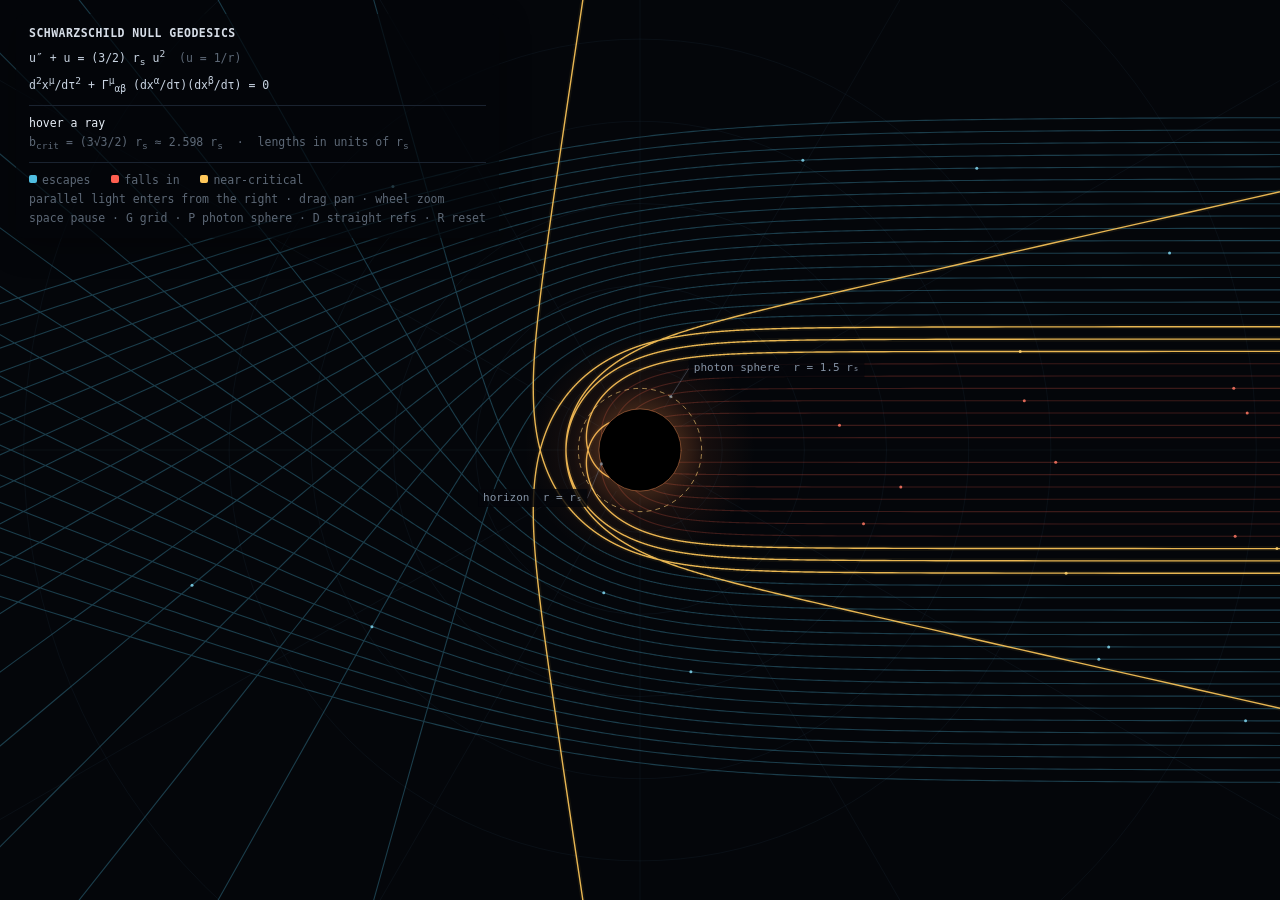
<file: blackhole/index.html>
<!doctype html>
<html lang="en">
<head>
<meta charset="utf-8">
<meta name="viewport" content="width=device-width,initial-scale=1">
<title>Schwarzschild Geodesics</title>
<style>
  html, body { margin: 0; height: 100%; background: #04060a; overflow: hidden; }
  canvas { display: block; touch-action: none; cursor: grab; }
  canvas.dragging { cursor: grabbing; }
  #hud {
    position: fixed; top: 14px; left: 16px; max-width: 660px;
    font: 11.5px/1.65 ui-monospace, SFMono-Regular, Menlo, monospace;
    color: #8b95a5; user-select: none; pointer-events: none;
    background: rgba(4, 6, 10, 0.72);
    padding: 10px 13px; border-radius: 7px;
    box-shadow: 0 8px 30px rgba(0, 0, 0, 0.35);
  }
  #hud .title { color: #d7dee8; font-weight: 600; letter-spacing: .04em; text-transform: uppercase; }
  #hud .eq { color: #c9d4e2; margin-top: 3px; }
  #hud .dim { color: #5d6876; }
  #hud .sep { height: 1px; background: #1a2330; margin: 8px 0; }
  #focus { color: #e6edf6; }
  #focus b { color: #ffd166; font-weight: 600; }
  .sw { display: inline-block; width: 8px; height: 8px; border-radius: 2px; margin-right: 5px; vertical-align: 1px; }
  .sw.cap { background: #ff5f50; }
  .sw.esc { background: #50bee1; }
  .sw.crit { background: #ffc85a; }
</style>
</head>
<body>
<canvas id="c"></canvas>
<div id="hud">
  <div class="title">Schwarzschild null geodesics</div>
  <div class="eq">u&#8243; + u = (3/2)&#8201;r<sub>s</sub>&#8201;u<sup>2</sup> &nbsp;<span class="dim">(u = 1/r)</span></div>
  <div class="eq">d<sup>2</sup>x<sup>&#956;</sup>/d&#964;<sup>2</sup> + &#915;<sup>&#956;</sup><sub>&#945;&#946;</sub>&#8201;(dx<sup>&#945;</sup>/d&#964;)(dx<sup>&#946;</sup>/d&#964;) = 0</div>
  <div class="sep"></div>
  <div id="focus">hover a ray</div>
  <div class="dim">b<sub>crit</sub> = (3&#8730;3/2)&#8201;r<sub>s</sub> &#8776; 2.598&#8201;r<sub>s</sub> &nbsp;&#183;&nbsp; lengths in units of r<sub>s</sub></div>
  <div class="sep"></div>
  <div class="dim">
    <span class="sw esc"></span>escapes &nbsp; <span class="sw cap"></span>falls in &nbsp; <span class="sw crit"></span>near-critical<br>
    parallel light enters from the right &#183; drag pan &#183; wheel zoom<br>space pause &#183; G grid &#183; P photon sphere &#183; D straight refs &#183; R reset
  </div>
</div>
<script src="geodesic.js"></script>
<script src="app.js"></script>
</body>
</html>
</file>
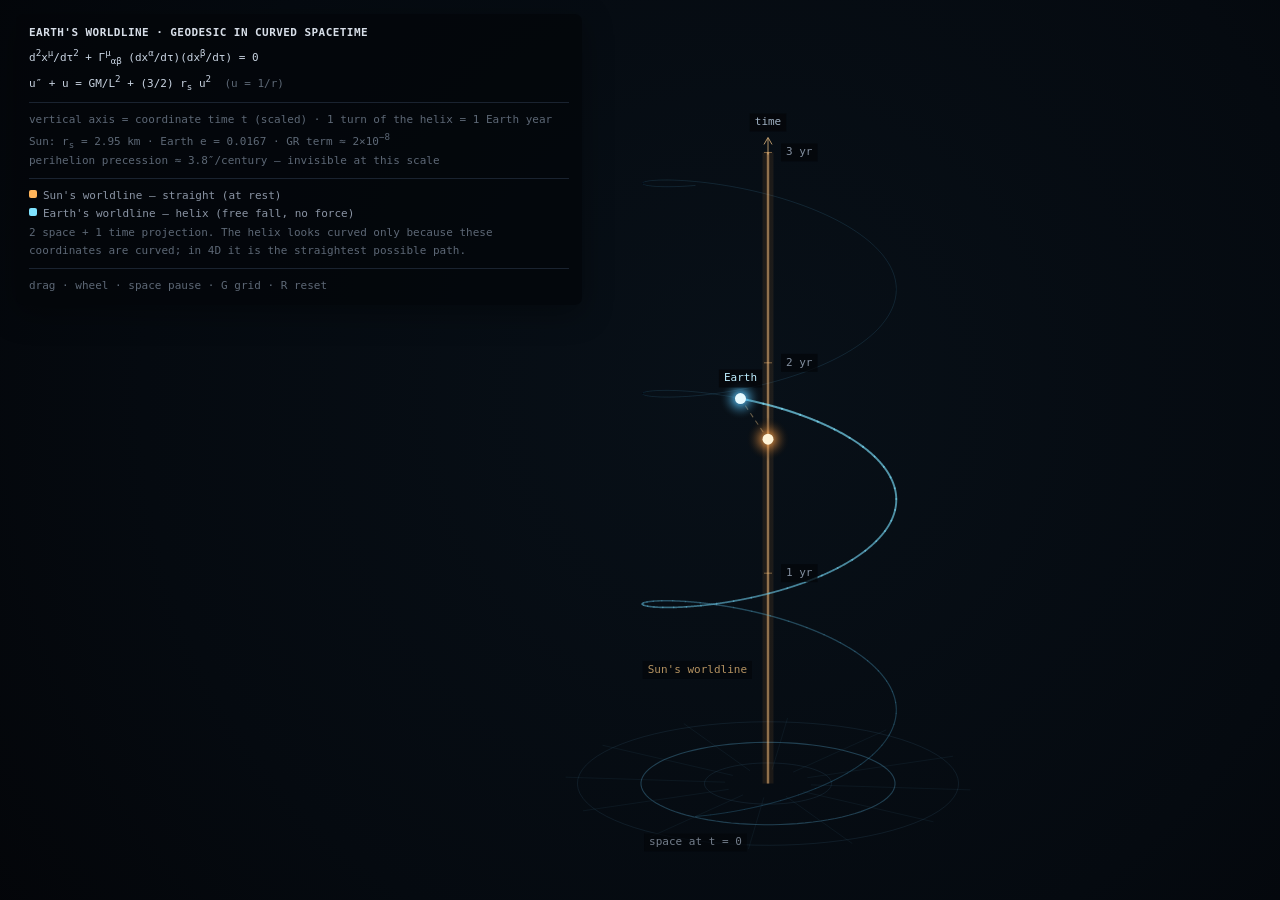
<file: earth/index.html>
<!doctype html>
<html lang="en">
<head>
<meta charset="utf-8">
<meta name="viewport" content="width=device-width,initial-scale=1">
<title>Earth's Geodesic</title>
<style>
  html, body { margin: 0; height: 100%; background: #030407; overflow: hidden; }
  canvas { display: block; touch-action: none; cursor: grab; }
  canvas.dragging { cursor: grabbing; }
  #hud {
    position: fixed; top: 14px; left: 16px; max-width: 540px;
    font: 11px/1.65 ui-monospace, SFMono-Regular, Menlo, monospace;
    color: #8b95a5; user-select: none; pointer-events: none;
    background: rgba(4, 6, 10, 0.74);
    padding: 10px 13px; border-radius: 7px;
    box-shadow: 0 8px 30px rgba(0, 0, 0, 0.35);
  }
  #hud .title { color: #d7dee8; font-weight: 600; letter-spacing: .04em; text-transform: uppercase; }
  #hud .eq { color: #c9d4e2; margin-top: 3px; }
  #hud .dim { color: #5d6876; }
  #hud .sep { height: 1px; background: #1a2330; margin: 8px 0; }
  #hud b { color: #ffd166; font-weight: 600; }
  .sw { display: inline-block; width: 8px; height: 8px; border-radius: 2px; margin-right: 6px; vertical-align: 1px; }
  .sw.sun { background: #ffb45a; }
  .sw.earth { background: #7fe3ff; }
</style>
</head>
<body>
<canvas id="c"></canvas>
<div id="hud">
  <div class="title">Earth's worldline &middot; geodesic in curved spacetime</div>
  <div class="eq">d<sup>2</sup>x<sup>&#956;</sup>/d&#964;<sup>2</sup> + &#915;<sup>&#956;</sup><sub>&#945;&#946;</sub>&#8201;(dx<sup>&#945;</sup>/d&#964;)(dx<sup>&#946;</sup>/d&#964;) = 0</div>
  <div class="eq">u&#8243; + u = GM/L<sup>2</sup> + (3/2)&#8201;r<sub>s</sub>&#8201;u<sup>2</sup> &nbsp;<span class="dim">(u = 1/r)</span></div>
  <div class="sep"></div>
  <div class="dim">vertical axis = coordinate time t (scaled) &middot; 1 turn of the helix = 1 Earth year</div>
  <div class="dim">Sun: r<sub>s</sub> = 2.95 km &middot; Earth e = 0.0167 &middot; GR term &asymp; 2&times;10<sup>&minus;8</sup></div>
  <div class="dim">perihelion precession &asymp; 3.8&#8243;/century &mdash; invisible at this scale</div>
  <div class="sep"></div>
  <div><span class="sw sun"></span>Sun's worldline &mdash; straight (at rest)</div>
  <div><span class="sw earth"></span>Earth's worldline &mdash; helix (free fall, no force)</div>
  <div class="dim">2 space + 1 time projection. The helix looks curved only because these coordinates are curved; in 4D it is the straightest possible path.</div>
  <div class="sep"></div>
  <div class="dim">drag &middot; wheel &middot; space pause &middot; G grid &middot; R reset</div>
</div>
<script src="orbit.js"></script>
<script src="app.js"></script>
</body>
</html>
</file>
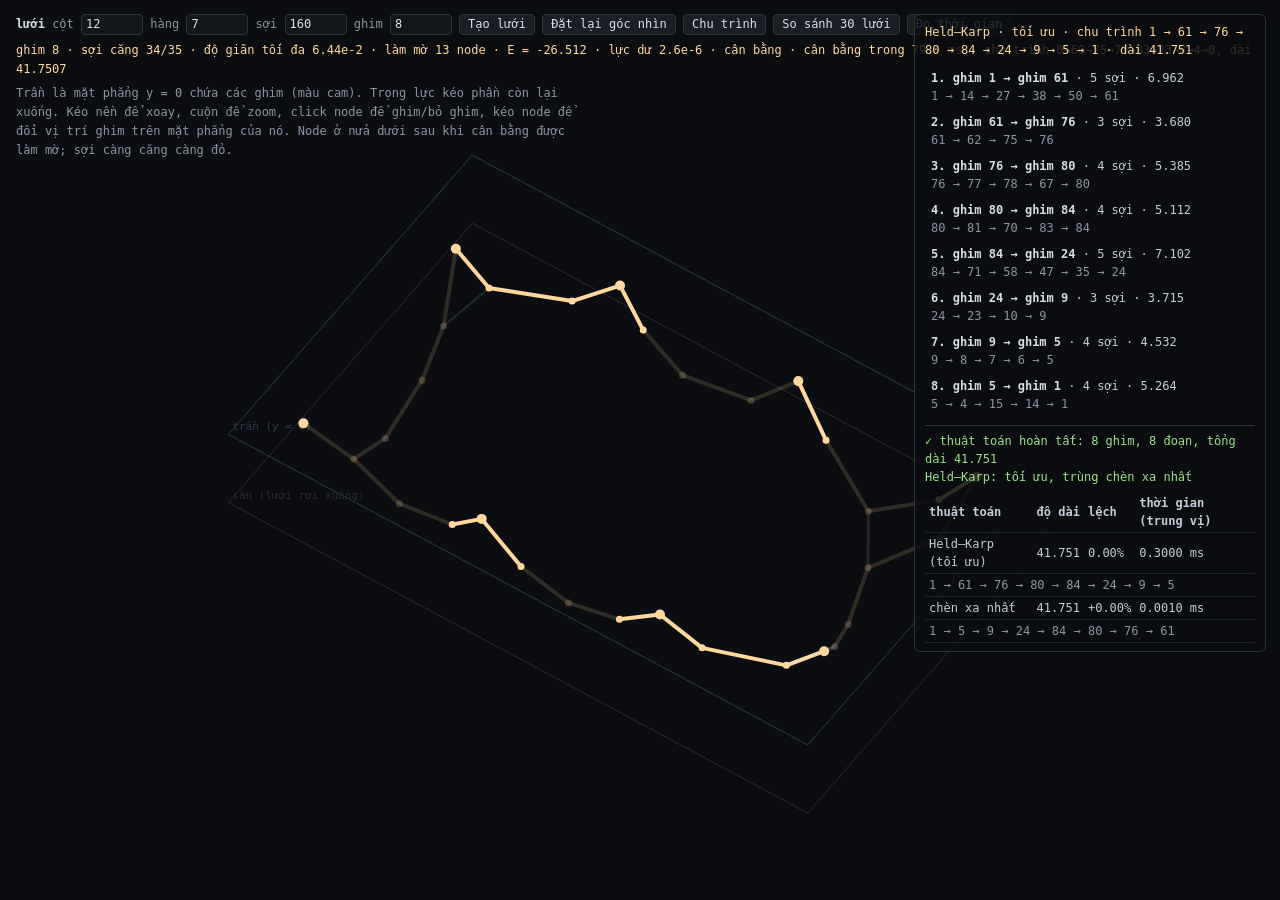
<file: tension-net/index.html>
<!doctype html>
<html lang="vi">
<head>
<meta charset="utf-8">
<meta name="viewport" content="width=device-width,initial-scale=1">
<title>Tension Net 3D</title>
<style>
  html, body { margin: 0; height: 100%; background: #0b0d10; overflow: hidden; }
  canvas { display: block; touch-action: none; cursor: grab; }
  canvas.dragging { cursor: grabbing; }
  #hud {
    position: fixed; top: 14px; left: 16px;
    font: 12px/1.6 ui-monospace, SFMono-Regular, Menlo, monospace;
    color: #8b95a5; user-select: none;
  }
  #hud b { color: #d7dee8; font-weight: 600; }
  #hud input {
    font: inherit; width: 52px; color: #d7dee8; background: #12161b;
    border: 1px solid #2c343f; border-radius: 4px; padding: 0 4px;
  }
  #hud button {
    font: inherit; color: #d7dee8; background: #1a1f26;
    border: 1px solid #2c343f; border-radius: 4px; padding: 0 8px; cursor: pointer;
  }
  #row { margin-top: 6px; }
  #info { color: #ffd79f; margin-top: 6px; }
  #hint { color: #8b95a5; margin-top: 4px; max-width: 560px; white-space: normal; }
  #tourlist {
    position: fixed; top: 14px; right: 14px; width: 330px; max-height: 80vh; overflow: auto;
    font: 12px/1.5 ui-monospace, SFMono-Regular, Menlo, monospace; color: #c3ccd8;
    background: rgba(11,13,16,0.85); border: 1px solid #2c343f; border-radius: 6px; padding: 8px 10px;
  }
  #tourlist:empty { display: none; }
  #tourlist .head { color: #ffd79f; margin-bottom: 6px; }
  #tourlist .seg { padding: 4px 6px; border-radius: 4px; cursor: default; }
  #tourlist .seg:hover { background: #1f2630; color: #ffffff; }
  #tourlist .nodes { color: #8b95a5; word-break: break-word; }
  #cmpbox {
    position: fixed; bottom: 14px; right: 14px; width: 330px; max-height: 40vh; overflow: auto;
    font: 12px/1.5 ui-monospace, SFMono-Regular, Menlo, monospace; color: #c3ccd8;
    background: rgba(11,13,16,0.85); border: 1px solid #2c343f; border-radius: 6px; padding: 8px 10px;
  }
  #cmpbox:empty { display: none; }
  #cmpbox .head { color: #ffd79f; margin-bottom: 6px; }
  table.cmp { width: 100%; border-collapse: collapse; margin-top: 6px; }
  table.cmp th, table.cmp td { text-align: left; padding: 2px 4px; border-bottom: 1px solid #1f2630; }
  table.cmp td.ord { color: #8b95a5; word-break: break-word; }
  #tourlist .done { margin-top: 8px; padding-top: 6px; border-top: 1px solid #2c343f; color: #9be38a; }
</style>
</head>
<body>
<canvas id="c"></canvas>
<div id="hud">
  <div><b>lưới</b> cột <input id="cols" type="number" min="2" max="30" value="12">
    hàng <input id="rows" type="number" min="2" max="30" value="7">
    sợi <input id="m" type="number" min="1" max="600" value="160">
    ghim <input id="p" type="number" min="2" max="64" value="8">
    <button id="gen">Tạo lưới</button>
    <button id="view">Đặt lại góc nhìn</button>
    <button id="tour">Chu trình</button>
    <button id="cmp">So sánh 30 lưới</button>
    <button id="timing">Đo thời gian</button></div>
  <div id="info"></div>
  <div id="tourlist"></div>
  <div id="cmpbox"></div>
<div id="hint">Trần là mặt phẳng y = 0 chứa các ghim (màu cam). Trọng lực kéo phần còn lại xuống.
    Kéo nền để xoay, cuộn để zoom, click node để ghim/bỏ ghim, kéo node để đổi vị trí ghim trên mặt phẳng của nó.
    Node ở nửa dưới sau khi cân bằng được làm mờ; sợi càng căng càng đỏ.</div>
</div>
<script src="core.js"></script>
<script src="app.js"></script>
</body>
</html>
</file>
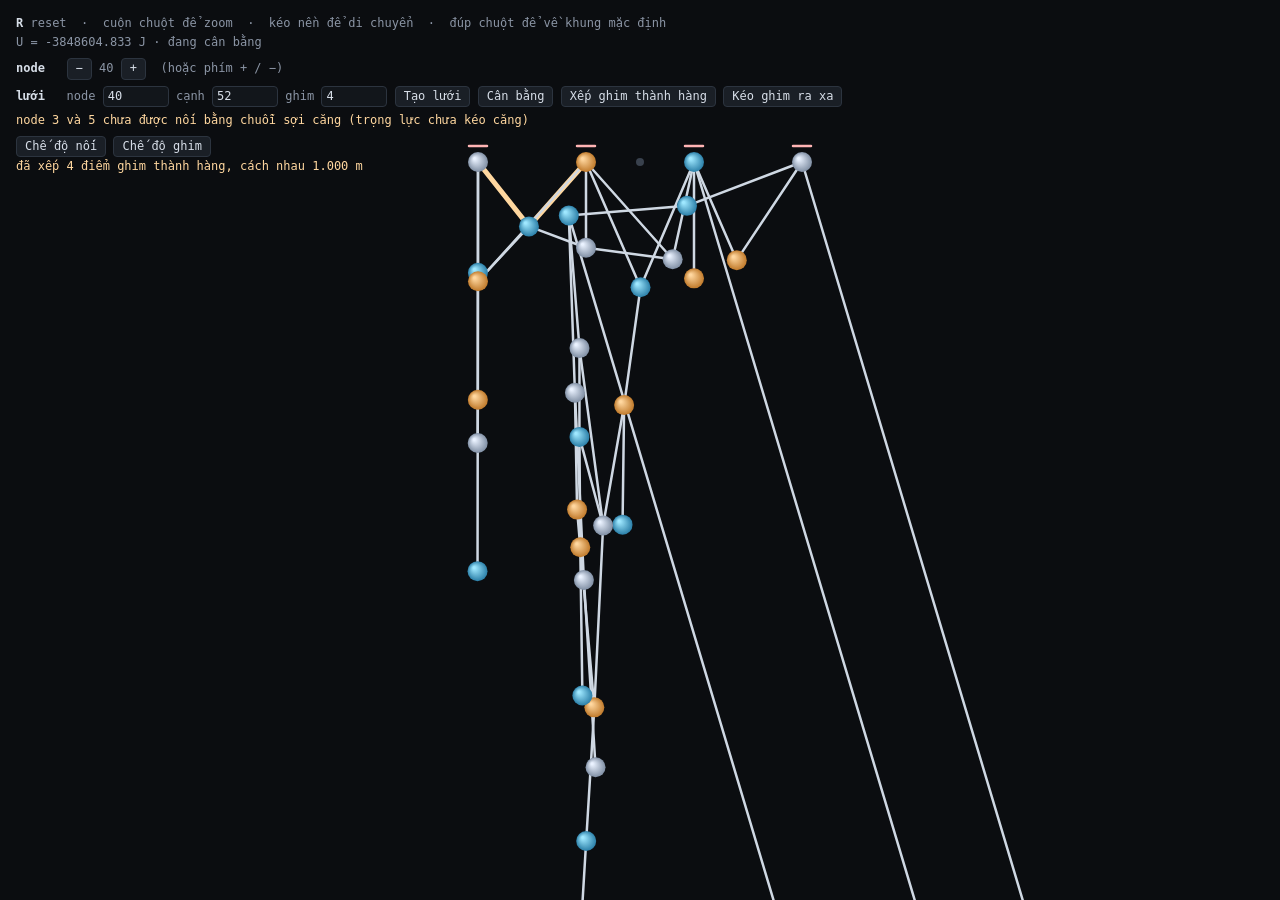
<file: tripple/index.html>
<!doctype html>
<html lang="en">
<head>
<meta charset="utf-8">
<meta name="viewport" content="width=device-width,initial-scale=1">
<title>Triple Pendulum</title>
<style>
  html, body { margin: 0; height: 100%; background: #0b0d10; overflow: hidden; }
  canvas { display: block; touch-action: none; cursor: grab; }
  canvas.dragging { cursor: grabbing; }
  #hud {
    position: fixed; top: 14px; left: 16px;
    font: 12px/1.6 ui-monospace, SFMono-Regular, Menlo, monospace;
    color: #8b95a5; user-select: none; pointer-events: none;
  }
  #hud b { color: #d7dee8; font-weight: 600; }
  #links-row { margin-top: 6px; pointer-events: auto; }
  #links-row button {
    font: inherit; color: #d7dee8; background: #1a1f26;
    border: 1px solid #2c343f; border-radius: 4px;
    padding: 0 8px; cursor: pointer;
  }
  #links-row button:disabled { opacity: 0.4; cursor: default; }
  #net-row { margin-top: 6px; pointer-events: auto; }
  #net-row input {
    font: inherit; width: 56px; color: #d7dee8; background: #12161b;
    border: 1px solid #2c343f; border-radius: 4px; padding: 0 4px;
  }
  #net-row button {
    font: inherit; color: #d7dee8; background: #1a1f26;
    border: 1px solid #2c343f; border-radius: 4px;
    padding: 0 8px; cursor: pointer;
  }
  #link-row { margin-top: 6px; pointer-events: auto; }
  #link-row button {
    font: inherit; color: #d7dee8; background: #1a1f26;
    border: 1px solid #2c343f; border-radius: 4px;
    padding: 0 8px; cursor: pointer;
  }
  #link-row button.on { border-color: #5ac8ff; color: #5ac8ff; }
  #link-hint { max-width: 420px; color: #ffd79f; white-space: normal; }
</style>
</head>
<body>
<canvas id="c"></canvas>
<div id="hud">
  <b>R</b> reset &nbsp;·&nbsp; cuộn chuột để zoom &nbsp;·&nbsp; kéo nền để di chuyển &nbsp;·&nbsp; đúp chuột để về khung mặc định<br>
  <span id="energy"></span>
  <div id="links-row">
    <b>node</b> &nbsp;
    <button id="less">−</button>
    <span id="links-val">3</span>
    <button id="more">+</button>
    &nbsp;(hoặc phím + / −)
  </div>
  <div id="net-row">
    <b>lưới</b> &nbsp;
    node <input type="number" id="net-n" min="2" max="200" value="40">
    cạnh <input type="number" id="net-e" min="39" max="200" value="52">
    ghim <input type="number" id="net-p" min="0" max="200" value="4">
    <button id="net">Tạo lưới</button>
    <button id="relax">Cân bằng</button>
    <button id="arrange">Xếp ghim thành hàng</button>
    <button id="spread">Kéo ghim ra xa</button>
  </div>
  <div id="path-info" style="color:#ffd79f;margin-top:4px"></div>
  <div id="link-row">
    <button id="linkmode">Chế độ nối</button>
    <button id="pinmode">Chế độ ghim</button>
  </div>
  <div id="link-hint"></div>
</div>
<script src="app.js"></script>
</body>
</html>
</file>
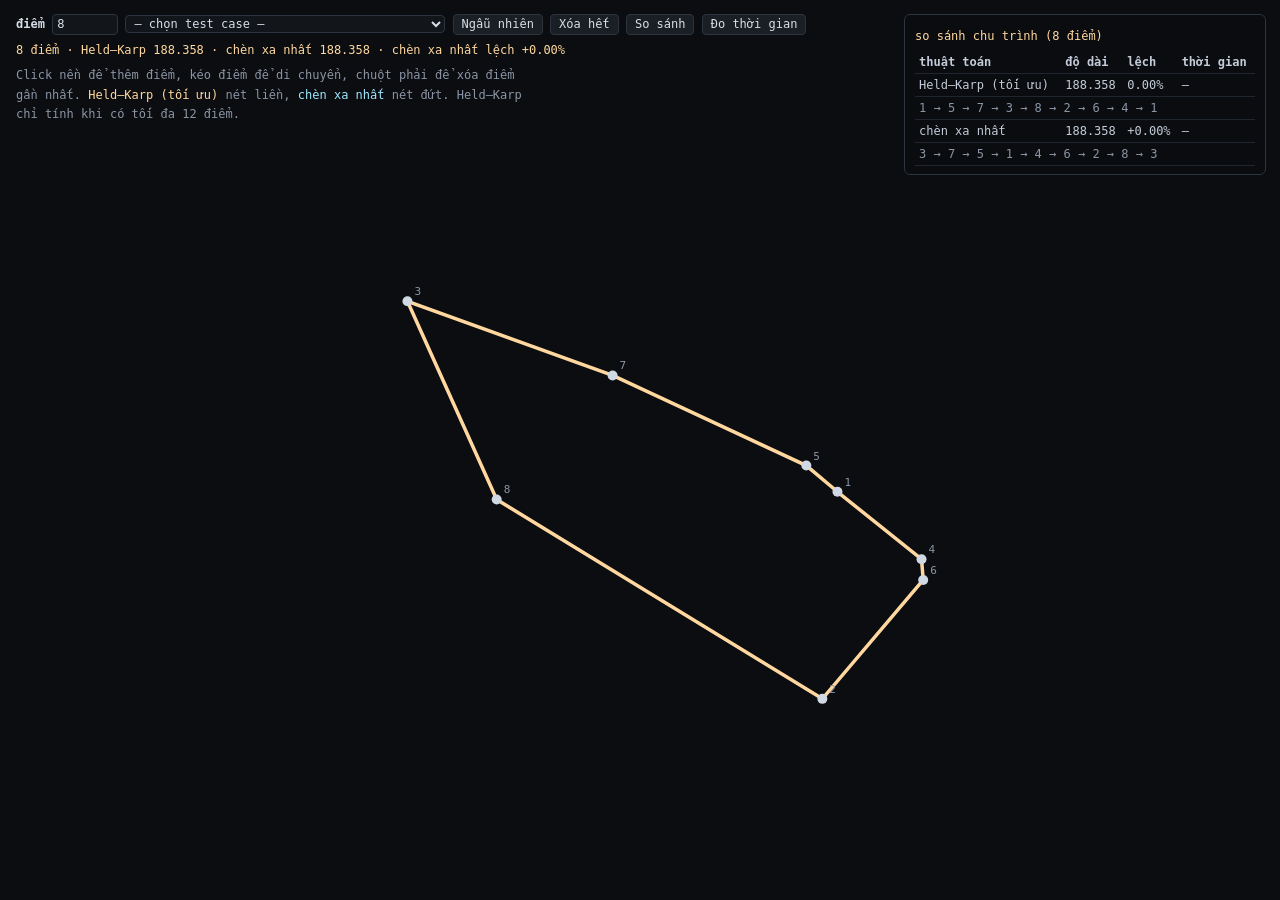
<file: tsp-compare/index.html>
<!doctype html>
<html lang="vi">
<head>
<meta charset="utf-8">
<meta name="viewport" content="width=device-width,initial-scale=1">
<title>TSP: Held–Karp so với chèn xa nhất</title>
<style>
  html, body { margin: 0; height: 100%; background: #0b0d10; overflow: hidden; }
  canvas { display: block; touch-action: none; cursor: crosshair; }
  canvas.dragging { cursor: grabbing; }
  #hud {
    position: fixed; top: 14px; left: 16px;
    font: 12px/1.6 ui-monospace, SFMono-Regular, Menlo, monospace;
    color: #8b95a5; user-select: none;
  }
  #hud b { color: #d7dee8; font-weight: 600; }
  #hud select {
    font: inherit; color: #d7dee8; background: #12161b; border: 1px solid #2c343f; border-radius: 4px; padding: 0 4px; max-width: 320px;
  }
  #hud input {
    font: inherit; width: 56px; color: #d7dee8; background: #12161b;
    border: 1px solid #2c343f; border-radius: 4px; padding: 0 4px;
  }
  #hud button {
    font: inherit; color: #d7dee8; background: #1a1f26;
    border: 1px solid #2c343f; border-radius: 4px; padding: 0 8px; cursor: pointer;
  }
  #row { margin-top: 6px; }
  #hint { color: #8b95a5; margin-top: 6px; max-width: 520px; white-space: normal; }
  #info { color: #ffd79f; margin-top: 6px; }
  #panel {
    position: fixed; top: 14px; right: 14px; width: 340px; max-height: 90vh; overflow: auto;
    font: 12px/1.5 ui-monospace, SFMono-Regular, Menlo, monospace; color: #c3ccd8;
    background: rgba(11,13,16,0.85); border: 1px solid #2c343f; border-radius: 6px; padding: 8px 10px;
  }
  #panel:empty { display: none; }
  #panel .head { color: #ffd79f; margin: 4px 0 6px; }
  table.cmp { width: 100%; border-collapse: collapse; margin-top: 4px; }
  table.cmp th, table.cmp td { text-align: left; padding: 2px 4px; border-bottom: 1px solid #1f2630; }
  table.cmp td.ord { color: #8b95a5; word-break: break-word; }
  .legend-hk { color: #ffd79f; }
  .legend-fi { color: #9fe8ff; }
</style>
</head>
<body>
<canvas id="c"></canvas>
<div id="hud">
  <div><b>điểm</b> <input id="n" type="number" min="3" max="60" value="8">
    <select id="case"></select>
    <button id="rand">Ngẫu nhiên</button>
    <button id="clear">Xóa hết</button>
    <button id="cmp">So sánh</button>
    <button id="timing">Đo thời gian</button></div>
  <div id="info"></div>
  <div id="hint">Click nền để thêm điểm, kéo điểm để di chuyển, chuột phải để xóa điểm gần nhất.
    <span class="legend-hk">Held–Karp (tối ưu)</span> nét liền, <span class="legend-fi">chèn xa nhất</span> nét đứt.
    Held–Karp chỉ tính khi có tối đa 12 điểm.</div>
</div>
<div id="panel"></div>
<script src="core.js"></script>
<script src="cases.js"></script>
<script src="app.js"></script>
</body>
</html>
</file>
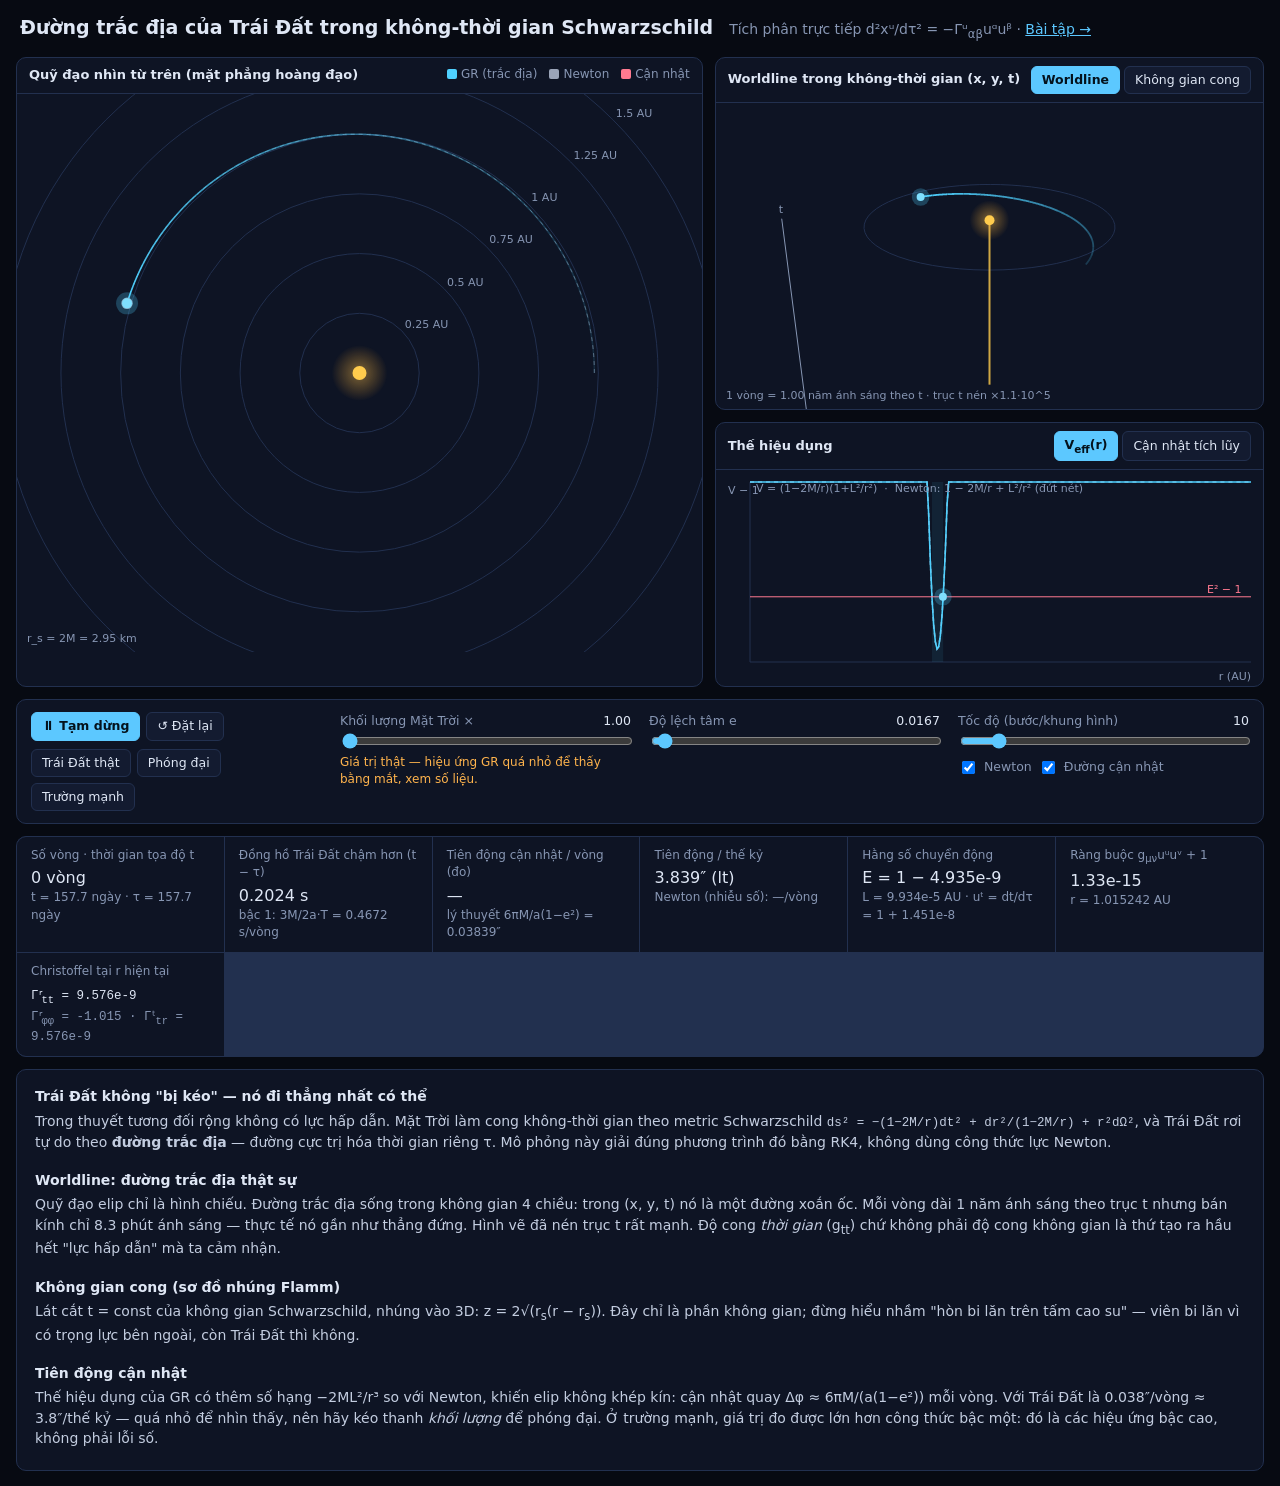
<file: geodesic/simulation/index.html>
<!doctype html>
<html lang="vi">
<head>
<meta charset="utf-8">
<meta name="viewport" content="width=device-width, initial-scale=1">
<title>Trắc địa Trái Đất</title>
<style>
  :root {
    --bg: #070a12; --panel: #0e1424; --panel-2: #131b30; --line: #22304f;
    --text: #dfe7f5; --muted: #8796b3; --accent: #5cc8ff; --gr: #4fd1ff;
    --newton: #9aa4b8; --sun: #ffcc4d; --peri: #ff7a90; --good: #5be3a1; --warn: #ffb44d;
  }
  * { box-sizing: border-box; }
  html, body { margin: 0; background: var(--bg); color: var(--text);
    font: 14px/1.45 system-ui, -apple-system, "Segoe UI", Roboto, sans-serif; }
  header { padding: 14px 20px 6px; display: flex; flex-wrap: wrap; align-items: baseline; gap: 4px 16px; }
  header h1 { font-size: 19px; margin: 0; font-weight: 650; }
  header p { margin: 0; color: var(--muted); }
  header a { color: var(--accent); }
  .layout { display: grid; grid-template-columns: minmax(0, 1.25fr) minmax(0, 1fr); gap: 12px; padding: 8px 16px 16px; }
  .card { background: var(--panel); border: 1px solid var(--line); border-radius: 10px; overflow: hidden; display: flex; flex-direction: column; }
  .card-head { display: flex; align-items: center; justify-content: space-between; gap: 8px; padding: 8px 12px;
    border-bottom: 1px solid var(--line); font-size: 13px; color: var(--muted); }
  .card-head b { color: var(--text); font-weight: 600; }
  canvas { display: block; width: 100%; }
  #orbit { height: min(62vh, 640px); cursor: zoom-in; }
  #view3d { height: min(34vh, 330px); cursor: grab; }
  #chart { height: min(24vh, 230px); }
  .right { display: flex; flex-direction: column; gap: 12px; }
  .tabs { display: flex; gap: 4px; }
  .tabs button, .btn { background: var(--panel-2); color: var(--text); border: 1px solid var(--line); border-radius: 6px;
    padding: 4px 10px; font: inherit; font-size: 12.5px; cursor: pointer; }
  .tabs button.on, .btn.primary { background: var(--accent); color: #04121c; border-color: var(--accent); font-weight: 600; }
  .controls { grid-column: 1 / -1; display: grid; grid-template-columns: repeat(auto-fit, minmax(230px, 1fr)); gap: 10px 18px;
    padding: 12px 14px; }
  .ctl label { display: flex; justify-content: space-between; font-size: 12.5px; color: var(--muted); }
  .ctl label span { color: var(--text); font-variant-numeric: tabular-nums; }
  .ctl input[type=range] { width: 100%; accent-color: var(--accent); }
  .row { display: flex; flex-wrap: wrap; gap: 6px; align-items: center; }
  .check { display: flex; gap: 6px; align-items: center; font-size: 12.5px; color: var(--muted); }
  .stats { grid-column: 1 / -1; display: grid; grid-template-columns: repeat(auto-fit, minmax(200px, 1fr)); gap: 1px; background: var(--line); }
  .stat { background: var(--panel); padding: 10px 14px; }
  .stat .k { color: var(--muted); font-size: 12px; }
  .stat .v { font-size: 16px; font-variant-numeric: tabular-nums; margin-top: 2px; }
  .stat .s { color: var(--muted); font-size: 12px; font-variant-numeric: tabular-nums; }
  .legend { display: flex; gap: 12px; flex-wrap: wrap; font-size: 12px; }
  .sw { display: inline-block; width: 10px; height: 10px; border-radius: 2px; margin-right: 4px; vertical-align: -1px; }
  .theory { grid-column: 1 / -1; padding: 6px 18px 14px; color: #c3cde0; columns: 2 380px; column-gap: 32px; }
  .theory h3 { margin: 10px 0 4px; font-size: 14px; color: var(--text); break-after: avoid; }
  .theory p { margin: 0 0 8px; }
  code, .mono { font-family: ui-monospace, "JetBrains Mono", Menlo, monospace; font-size: 12.5px; }
  .note { color: var(--warn); font-size: 12px; }
  @media (max-width: 900px) { .layout { grid-template-columns: 1fr; padding: 8px 16px 16px; } #orbit { height: 60vh; } }
</style>
</head>
<body>
<header>
  <h1>Đường trắc địa của Trái Đất trong không-thời gian Schwarzschild</h1>
  <p>Tích phân trực tiếp d²xᵘ/dτ² = −Γᵘ<sub>αβ</sub>uᵅuᵝ · <a href="../exercises/index.html">Bài tập →</a></p>
</header>

<div class="layout">
  <section class="card">
    <div class="card-head">
      <b>Quỹ đạo nhìn từ trên (mặt phẳng hoàng đạo)</b>
      <div class="legend">
        <span><i class="sw" style="background:var(--gr)"></i>GR (trắc địa)</span>
        <span><i class="sw" style="background:var(--newton)"></i>Newton</span>
        <span><i class="sw" style="background:var(--peri)"></i>Cận nhật</span>
      </div>
    </div>
    <canvas id="orbit"></canvas>
  </section>

  <div class="right">
    <section class="card">
      <div class="card-head">
        <b id="view3dTitle">Worldline trong không-thời gian (x, y, t)</b>
        <div class="tabs" id="view3dTabs">
          <button data-v="worldline" class="on">Worldline</button>
          <button data-v="embedding">Không gian cong</button>
        </div>
      </div>
      <canvas id="view3d"></canvas>
    </section>
    <section class="card">
      <div class="card-head">
        <b id="chartTitle">Thế hiệu dụng</b>
        <div class="tabs" id="chartTabs">
          <button data-c="veff" class="on">V<sub>eff</sub>(r)</button>
          <button data-c="peri">Cận nhật tích lũy</button>
        </div>
      </div>
      <canvas id="chart"></canvas>
    </section>
  </div>

  <section class="card controls">
    <div class="ctl">
      <div class="row">
        <button class="btn primary" id="play">⏸ Tạm dừng</button>
        <button class="btn" id="reset">↺ Đặt lại</button>
      </div>
      <div class="row" style="margin-top:8px">
        <button class="btn" data-preset="real">Trái Đất thật</button>
        <button class="btn" data-preset="amp">Phóng đại</button>
        <button class="btn" data-preset="strong">Trường mạnh</button>
      </div>
    </div>
    <div class="ctl">
      <label>Khối lượng Mặt Trời ×<span id="massVal"></span></label>
      <input type="range" id="mass" min="0" max="6.5" step="0.05" value="0">
      <div class="s note" id="massNote"></div>
    </div>
    <div class="ctl">
      <label>Độ lệch tâm e <span id="eccVal"></span></label>
      <input type="range" id="ecc" min="0" max="0.7" step="0.005" value="0.0167">
    </div>
    <div class="ctl">
      <label>Tốc độ (bước/khung hình) <span id="speedVal"></span></label>
      <input type="range" id="speed" min="1" max="80" step="1" value="10">
      <div class="row" style="margin-top:4px">
        <label class="check"><input type="checkbox" id="showNewton" checked> Newton</label>
        <label class="check"><input type="checkbox" id="showPeri" checked> Đường cận nhật</label>
      </div>
    </div>
  </section>

  <section class="card stats" id="stats"></section>

  <section class="card theory">
    <h3>Trái Đất không "bị kéo" — nó đi thẳng nhất có thể</h3>
    <p>Trong thuyết tương đối rộng không có lực hấp dẫn. Mặt Trời làm cong không-thời gian theo metric Schwarzschild
      <span class="mono">ds² = −(1−2M/r)dt² + dr²/(1−2M/r) + r²dΩ²</span>, và Trái Đất rơi tự do theo
      <b>đường trắc địa</b> — đường cực trị hóa thời gian riêng τ. Mô phỏng này giải đúng phương trình đó bằng RK4,
      không dùng công thức lực Newton.</p>
    <h3>Worldline: đường trắc địa thật sự</h3>
    <p>Quỹ đạo elip chỉ là hình chiếu. Đường trắc địa sống trong không gian 4 chiều: trong (x, y, t) nó là một
      đường xoắn ốc. Mỗi vòng dài 1 năm ánh sáng theo trục t nhưng bán kính chỉ 8.3 phút ánh sáng — thực tế nó gần
      như thẳng đứng. Hình vẽ đã nén trục t rất mạnh. Độ cong <i>thời gian</i> (g<sub>tt</sub>) chứ không phải độ cong
      không gian là thứ tạo ra hầu hết "lực hấp dẫn" mà ta cảm nhận.</p>
    <h3>Không gian cong (sơ đồ nhúng Flamm)</h3>
    <p>Lát cắt t = const của không gian Schwarzschild, nhúng vào 3D: z = 2√(r<sub>s</sub>(r − r<sub>s</sub>)).
      Đây chỉ là phần không gian; đừng hiểu nhầm "hòn bi lăn trên tấm cao su" — viên bi lăn vì có trọng lực bên ngoài,
      còn Trái Đất thì không.</p>
    <h3>Tiên động cận nhật</h3>
    <p>Thế hiệu dụng của GR có thêm số hạng −2ML²/r³ so với Newton, khiến elip không khép kín: cận nhật quay
      Δφ ≈ 6πM/(a(1−e²)) mỗi vòng. Với Trái Đất là 0.038″/vòng ≈ 3.8″/thế kỷ — quá nhỏ để nhìn thấy, nên hãy
      kéo thanh <i>khối lượng</i> để phóng đại. Ở trường mạnh, giá trị đo được lớn hơn công thức bậc một: đó là các
      hiệu ứng bậc cao, không phải lỗi số.</p>
  </section>
</div>

<script src="physics.js"></script>
<script src="main.js"></script>
</body>
</html>
</file>
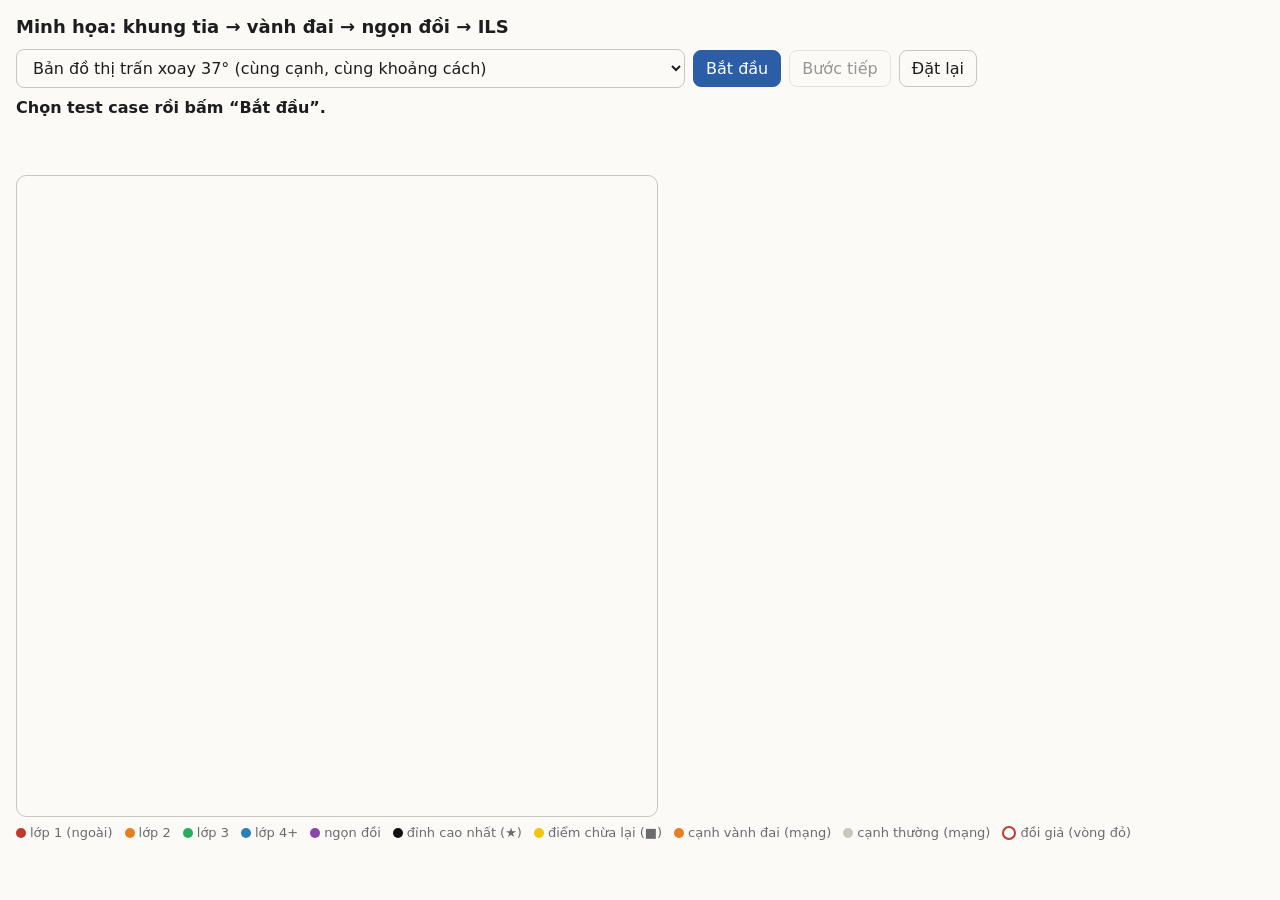
<file: tsp-compare/anim/index.html>
<!doctype html>
<html lang="vi">
<head>
<meta charset="utf-8">
<meta name="viewport" content="width=device-width,initial-scale=1">
<title>Minh họa TSP: khung tia + ILS</title>
<style>
  :root { --bg:#fbfaf7; --fg:#1d1d1f; --muted:#6b6b70; --line:#c9c6bd; --btn:#2b5ea7; --btn-fg:#fff; }
  @media (prefers-color-scheme: dark) {
    :root:not([data-theme="light"]) { --bg:#16161a; --fg:#ececf1; --muted:#9a9aa3; --line:#3a3a44; --btn:#5b8fd9; --btn-fg:#0b0b0e; }
  }
  :root[data-theme="dark"] { --bg:#16161a; --fg:#ececf1; --muted:#9a9aa3; --line:#3a3a44; --btn:#5b8fd9; --btn-fg:#0b0b0e; }
  body { margin:0; background:var(--bg); color:var(--fg); font-family: system-ui, sans-serif; padding:16px; }
  h1 { font-size:18px; margin:0 0 12px; }
  .row { display:flex; flex-wrap:wrap; gap:8px; align-items:center; margin-bottom:10px; }
  select, button { font:inherit; padding:8px 12px; border-radius:8px; border:1px solid var(--line); background:var(--bg); color:var(--fg); }
  button.primary { background:var(--btn); color:var(--btn-fg); border-color:var(--btn); cursor:pointer; }
  button:disabled { opacity:.45; cursor:default; }
  #title { font-weight:600; }
  #text { color:var(--muted); min-height:2.6em; margin:6px 0 10px; }
  canvas { width:100%; max-width:640px; aspect-ratio:1/1; border:1px solid var(--line); border-radius:10px; background:var(--bg); display:block; }
  .legend { font-size:13px; color:var(--muted); margin-top:8px; display:flex; flex-wrap:wrap; gap:12px; }
  .sw { display:inline-block; width:10px; height:10px; border-radius:50%; margin-right:4px; vertical-align:middle; }
  #stats { font-size:13px; color:var(--muted); margin-top:6px; }
  @media (max-width: 480px) { body { padding:12px; } }
</style>
</head>
<body>
<h1>Minh họa: khung tia → vành đai → ngọn đồi → ILS</h1>
<div class="row">
  <select id="case"></select>
  <button id="start" class="primary">Bắt đầu</button>
  <button id="next" disabled>Bước tiếp</button>
  <button id="reset">Đặt lại</button>
</div>
<div id="title">Chọn test case rồi bấm “Bắt đầu”.</div>
<div id="text"></div>
<canvas id="cv" width="640" height="640"></canvas>
<div class="legend">
  <span><span class="sw" style="background:#c0392b"></span>lớp 1 (ngoài)</span>
  <span><span class="sw" style="background:#e67e22"></span>lớp 2</span>
  <span><span class="sw" style="background:#27ae60"></span>lớp 3</span>
  <span><span class="sw" style="background:#2980b9"></span>lớp 4+</span>
  <span><span class="sw" style="background:#8e44ad"></span>ngọn đồi</span>
  <span><span class="sw" style="background:#111"></span>đỉnh cao nhất (★)</span>
  <span><span class="sw" style="background:#f1c40f"></span>điểm chừa lại (■)</span>
  <span><span class="sw" style="background:#e67e22"></span>cạnh vành đai (mạng)</span>
  <span><span class="sw" style="background:#c9c6bd"></span>cạnh thường (mạng)</span>
  <span><span class="sw" style="background:#fff;border:2px solid #c0392b"></span>đồi giả (vòng đỏ)</span>
</div>
<div id="stats"></div>

<script src="../core.js"></script>
<script src="../uncross.js"></script>
<script src="../localsearch.js"></script>
<script src="cases.js"></script>
<script src="steps.js"></script>
<script src="netpipeline.js"></script>
<script src="app.js"></script>
</body>
</html>
</file>
